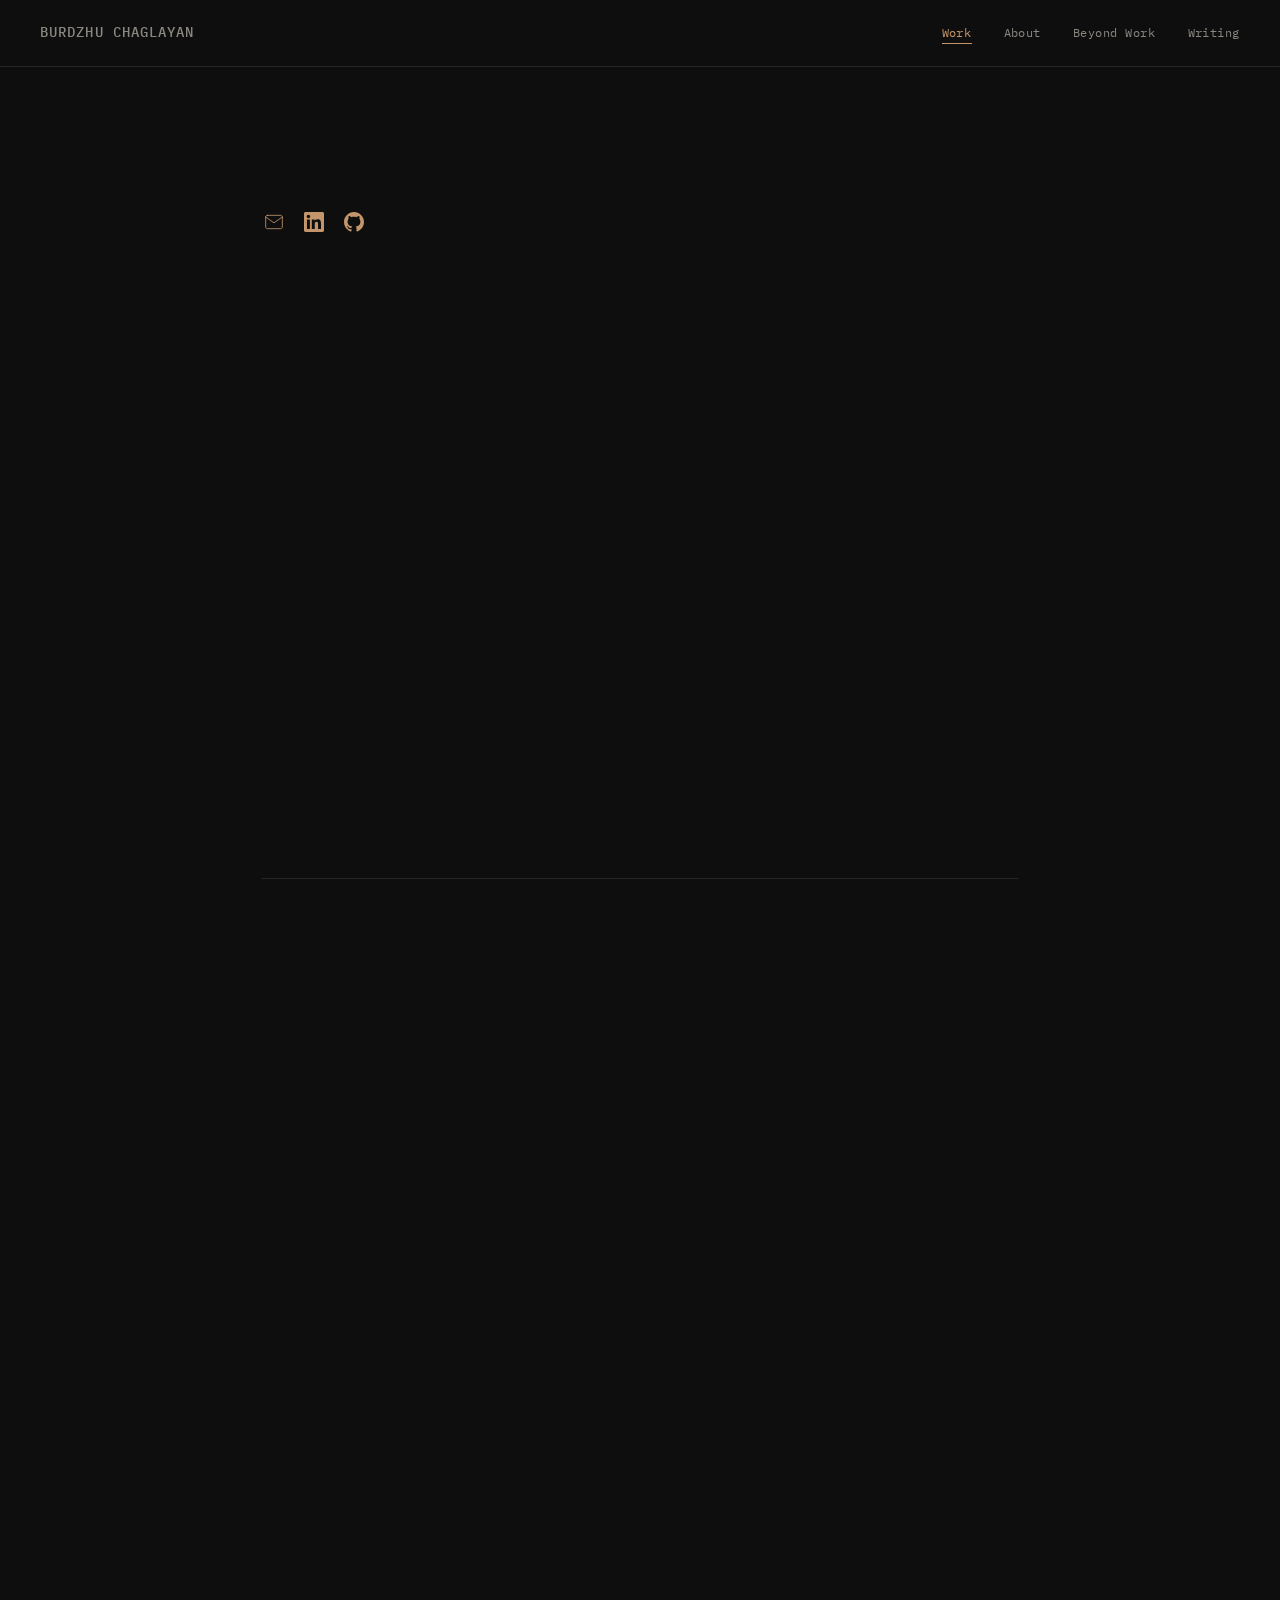
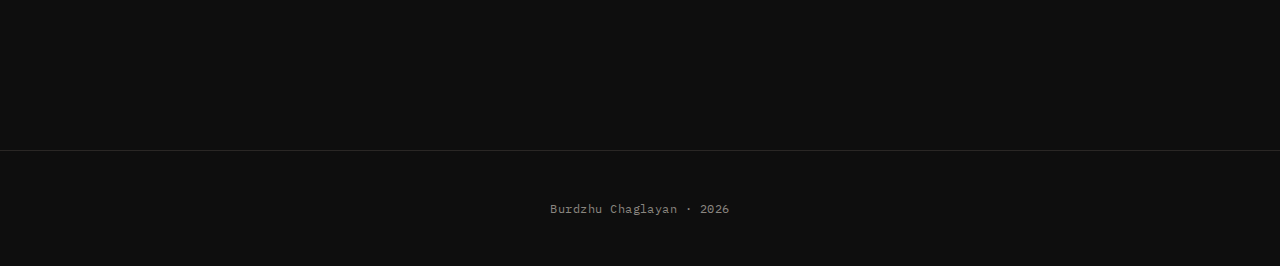
<file: index.html>
<!DOCTYPE html>
<html lang="en">
<head>
    <meta charset="UTF-8">
    <meta name="viewport" content="width=device-width, initial-scale=1.0">
    <title>Burdzhu Chaglayan</title>
    <link rel="stylesheet" href="style.css">
</head>
<body>

    <nav>
        <a href="index.html" class="nav-name">Burdzhu Chaglayan</a>
        <button class="hamburger" onclick="document.querySelector('.nav-links').classList.toggle('open')" aria-label="Menu">
            <span></span><span></span><span></span>
        </button>
        <ul class="nav-links">
            <li><a href="index.html" class="active">Work</a></li>
            <li><a href="about.html">About</a></li>
            <li><a href="me.html">Beyond Work</a></li>
            <li><a href="writing.html">Writing</a></li>
        </ul>
    </nav>

    <div class="container">
        <section class="hero"> 
            <div class="hero-label"> Data Scientist | Environmental Engineer | Building Systems That Work</div>
            <div class="social-links">
                <a href="mailto:burcucglyn95@gmail.com" aria-label="Email" class="social-icon email-icon">
                    <svg viewBox="0 0 24 24" width="20" height="20" stroke="currentColor" fill="none" stroke-linecap="round" stroke-linejoin="round">
                        <path d="M4 4h16c1.1 0 2 .9 2 2v12c0 1.1-.9 2-2 2H4c-1.1 0-2-.9-2-2V6c0-1.1.9-2 2-2z"></path>
                        <polyline points="22,6 12,13 2,6"></polyline>
                    </svg>
                </a>
                <a href="https://www.linkedin.com/in/burcucglyn/" target="_blank" rel="noopener" aria-label="LinkedIn" class="social-icon linkedin-icon">
                    <svg viewBox="0 0 24 24" width="20" height="20" fill="currentColor">
                        <path d="M20.447 20.452h-3.554v-5.569c0-1.328-.027-3.037-1.852-3.037-1.853 0-2.136 1.445-2.136 2.939v5.667H9.351V9h3.414v1.561h.046c.477-.9 1.637-1.85 3.37-1.85 3.601 0 4.267 2.37 4.267 5.455v6.286zM5.337 7.433c-1.144 0-2.063-.926-2.063-2.065 0-1.138.92-2.063 2.063-2.063 1.14 0 2.064.925 2.064 2.063 0 1.139-.925 2.065-2.064 2.065zm1.782 13.019H3.555V9h3.564v11.452zM22.225 0H1.771C.792 0 0 .774 0 1.729v20.542C0 23.227.792 24 1.771 24h20.451C23.2 24 24 23.227 24 22.271V1.729C24 .774 23.2 0 22.225 0z"></path>
                    </svg>
                </a>
                <a href="https://github.com/Burcucglyn" target="_blank" rel="noopener" aria-label="GitHub" class="social-icon github-icon">
                    <svg viewBox="0 0 24 24" width="20" height="20" fill="currentColor">
                        <path d="M12 0c-6.626 0-12 5.373-12 12 0 5.302 3.438 9.8 8.207 11.387.599.111.793-.261.793-.577v-2.234c-3.338.726-4.033-1.416-4.033-1.416-.546-1.387-1.333-1.756-1.333-1.756-1.089-.745.083-.729.083-.729 1.205.084 1.839 1.237 1.839 1.237 1.07 1.834 2.807 1.304 3.492.997.107-.775.418-1.305.762-1.604-2.665-.305-5.467-1.334-5.467-5.931 0-1.311.469-2.381 1.236-3.221-.124-.303-.535-1.524.117-3.176 0 0 1.008-.322 3.301 1.23.957-.266 1.983-.399 3.003-.404 1.02.005 2.047.138 3.006.404 2.291-1.552 3.297-1.23 3.297-1.23.653 1.653.242 2.874.118 3.176.77.84 1.235 1.911 1.235 3.221 0 4.609-2.807 5.624-5.479 5.921.43.372.823 1.102.823 2.222v 3.293c0 .319.192.694.801.576 4.765-1.589 8.199-6.086 8.199-11.386 0-6.627-5.373-12-12-12z"></path>
                    </svg>
                </a>
            </div>
            
            <div class="hero-content">
                <div>
                    <h1>I enjoy the part most<br>people skip.</h1>
                    <p class="hero-intro">
                        Cleaning the mess, finding structure, building pipelines that don't break.
                        <span class="highlight">Numbers are easy.</span> Reading them honestly, accounting for bias,
                        spotting what others miss: that's the real work. My engineering background means I solve
                        problems and build things that work reliably, not just in a notebook.
                    </p>
                    <div class="hero-meta">
                        <span>MSc Data Science, Birkbeck, University of London</span>
                        <span>London, UK</span>
                    </div>
                </div>
                <img src="images/hero-archway.jpg" alt="Burdzhu Chaglayan" class="hero-image">
            </div>
        </section>

        <!-- DOMAINS -->
        <section id="domains">
            <div class="section-header fade-in">
                <div class="section-label">Where I Work</div>
                <h2>Problems I'm drawn to.</h2>
            </div>
            <div class="domains-grid fade-in">
                <div class="domain-item">
                    <div class="domain-name">Climate and Environment</div>
                    <p>Air quality forecasting, environmental monitoring, sustainability metrics. My engineering background and dissertation work make this a natural fit.</p>
                    <div class="domain-links">
                        <a href="about.html#education" class="domain-link">BEng Environmental Engineering</a>
                        <a href="https://github.com/Burcucglyn/london-air-quality-prediction" target="_blank" rel="noopener" class="domain-link">London Air Quality Prediction</a>
                    </div>
                </div>
                <div class="domain-item">
                    <div class="domain-name">Data Science and ML</div>
                    <p>Prediction systems, model pipelines, feature engineering. I build things that work in production, not just in notebooks.</p>
                    <div class="domain-links">
                        <a href="index.html#work" class="domain-link">London Air Quality Prediction</a>
                        <a href="index.html#work" class="domain-link">Speech Classifier NLP</a>
                    </div>
                </div>
                <div class="domain-item">
                    <div class="domain-name">Marketing Analytics</div>
                    <p>Campaign performance, audience insights, content optimisation. Three years of translating metrics into decisions for non technical teams.</p>
                    <div class="domain-links">
                        <a href="about.html#experience" class="domain-link">Englyn Limited</a>
                        <a href="about.html#experience" class="domain-link">Buhler and Co Cafe</a>
                        <a href="about.html#experience" class="domain-link">My Final Details App</a>
                    </div>
                </div>
                <div class="domain-item">
                    <div class="domain-name">Data Engineering</div>
                    <p>Pipelines, ETL workflows, cloud deployment. Kubernetes, Docker, GCP experience from coursework and personal projects.</p>
                    <div class="domain-links">
                        <a href="index.html#work" class="domain-link">AudioPulse Pipeline</a>
                        <a href="index.html#work" class="domain-link">Piazza API</a>
                    </div>
                </div>
            </div>
        </section>

        <!-- TOOLKIT -->
        <section id="toolkit">
            <div class="section-header fade-in">
                <div class="section-label">Toolkits</div>
                <h2>What I work with.</h2>
            </div>

            <!-- DETAILED TOOLKIT CATEGORIES -->
            <div class="toolkit-categories fade-in" style="margin-top: 2.5rem;">
                <div class="toolkit-category-box">
                    <div class="toolkit-category-title">Python</div>
                    <div class="toolkit-tags">
                        <span class="toolkit-tag">Pandas</span>
                        <span class="toolkit-tag">NumPy</span>
                        <span class="toolkit-tag">scikit-learn</span>
                        <span class="toolkit-tag">TensorFlow</span>
                        <span class="toolkit-tag">Keras</span>
                        <span class="toolkit-tag">spaCy</span>
                        <span class="toolkit-tag">NLTK</span>
                        <span class="toolkit-tag">Matplotlib</span>
                        <span class="toolkit-tag">Seaborn</span>
                        <span class="toolkit-tag">Plotly</span>
                        <span class="toolkit-tag">SciPy</span>
                        <span class="toolkit-tag">PySpark</span>
                    </div>
                </div>
                <div class="toolkit-category-box">
                    <div class="toolkit-category-title">SQL and Database</div>
                    <div class="toolkit-tags">
                        <span class="toolkit-tag">Oracle SQL</span>
                        <span class="toolkit-tag">PostgreSQL</span>
                        <span class="toolkit-tag">MongoDB</span>
                        <span class="toolkit-tag">Mongoose</span>
                    </div>
                </div>
                <div class="toolkit-category-box">
                    <div class="toolkit-category-title">JavaScript</div>
                    <div class="toolkit-tags">
                        <span class="toolkit-tag">Node.js</span>
                        <span class="toolkit-tag">Express.js</span>
                    </div>
                </div>
                <div class="toolkit-category-box">
                    <div class="toolkit-category-title">Infrastructure</div>
                    <div class="toolkit-tags">
                        <span class="toolkit-tag">Docker</span>
                        <span class="toolkit-tag">Kubernetes</span>
                        <span class="toolkit-tag">GCP</span>
                        <span class="toolkit-tag">Linux/Bash</span>
                        <span class="toolkit-tag">Git</span>
                    </div>
                </div>
                <div class="toolkit-category-box">
                    <div class="toolkit-category-title">R</div>
                    <div class="toolkit-tags">
                        <span class="toolkit-tag">R Studio</span>
                    </div>
                </div>
                <div class="toolkit-category-box">
                    <div class="toolkit-category-title">Visualisation</div>
                    <div class="toolkit-tags">
                        <span class="toolkit-tag">Tableau</span>
                        <span class="toolkit-tag">QlikView</span>
                        <span class="toolkit-tag">Google Analytics</span>
                    </div>
                </div>
            </div>
        </section>
        <!-- FEATURED WORK -->
        <section id="work">
            <div class="section-header fade-in">
                <div class="section-label">Featured Work</div>
                <h2>Things I've built.</h2>
            </div>

            <div class="project-card fade-in">
                <a href="https://github.com/Burcucglyn/london-air-quality-prediction" target="_blank" rel="noopener" class="project-card-link">
                    <div class="project-card-header">
                        <span class="project-card-title">London Air Quality Prediction</span>
                        <span class="project-card-arrow">&nearr;</span>
                    </div>
                    <p class="project-card-desc">
                        MSc dissertation. Trained 556 models (Random Forest and CNN) across London's air quality monitoring networks: LAQN (78 stations, 6 regulatory pollutants) and DEFRA (18 stations, 37 pollutants). Compared both networks against shared regulatory pollutants, with an extended comparison across DEFRA's full pollutant set. Built a three stage cleaning pipeline that reduced LAQN metadata issues from 47.5% to 17.2%. The key finding from the Random Forest models: t minus 1 lag features explain 85 to 95% of prediction variance. Hourly air quality prediction is fundamentally a persistence problem, and data quality (DEFRA, 91.2% complete) consistently beat data quantity (LAQN, 141 site pollutant combinations).
                    </p>
                    <div class="project-card-tech">
                        <span class="tech-tag">Python</span>
                        <span class="tech-tag">scikit-learn</span>
                        <span class="tech-tag">TensorFlow</span>
                        <span class="tech-tag">Pandas</span>
                    </div>
                </a>
            </div>

            <div class="project-card fade-in">
                <a href="https://github.com/Burcucglyn/audiopulse-pipeline" target="_blank" rel="noopener" class="project-card-link">
                    <div class="project-card-header">
                        <span class="project-card-title">AudioPulse Pipeline</span>
                        <span class="project-card-arrow">&nearr;</span>
                    </div>
                    <p class="project-card-desc">
                        Data engineering pipeline for YouTube audio collection and engagement analysis. Built serial, parallel, and rate limited download modes with thread safe logging. Parallel mode ran 5x faster. Ran identical queries in both Pandas and PySpark to compare behaviour on the same dataset.
                    </p>
                    <div class="project-card-tech">
                        <span class="tech-tag">Python</span>
                        <span class="tech-tag">PySpark</span>
                        <span class="tech-tag">Multiprocessing</span>
                        <span class="tech-tag">yt-dlp</span>
                    </div>
                </a>
            </div>

            <div class="project-card fade-in">
                <a href="https://github.com/Burcucglyn/piazza-api" target="_blank" rel="noopener" class="project-card-link">
                    <div class="project-card-header">
                        <span class="project-card-title">Piazza API</span>
                        <span class="project-card-arrow">&nearr;</span>
                    </div>
                    <p class="project-card-desc">
                        RESTful social platform with JWT auth, post expiration logic, and interaction tracking. Deployed three ways: VM with PM2, Docker with docker-compose, and Kubernetes on GKE (5 replicas, load balancer). 20 automated tests, 100% pass rate.
                    </p>
                    <div class="project-card-tech">
                        <span class="tech-tag">Node.js</span>
                        <span class="tech-tag">Express</span>
                        <span class="tech-tag">MongoDB</span>
                        <span class="tech-tag">Docker</span>
                        <span class="tech-tag">Kubernetes</span>
                        <span class="tech-tag">GCP</span>
                    </div>
                </a>
            </div>

            <div class="project-card fade-in">
                <a href="https://github.com/Burcucglyn/speech-classifier-nlp" target="_blank" rel="noopener" class="project-card-link">
                    <div class="project-card-header">
                        <span class="project-card-title">Speech Classifier NLP</span>
                        <span class="project-card-arrow">&nearr;</span>
                    </div>
                    <p class="project-card-desc">
                        Two NLP projects: syntactic analysis of 19th century novels using dependency parsing and PMI, and a political speech classifier trained on 40,000 UK parliamentary speeches. SVM with TF IDF outperformed the SMOTE pipeline, a valid finding about when simpler wins.
                    </p>
                    <div class="project-card-tech">
                        <span class="tech-tag">Python</span>
                        <span class="tech-tag">spaCy</span>
                        <span class="tech-tag">NLTK</span>
                        <span class="tech-tag">scikit-learn</span>
                    </div>
                </a>
            </div>

            <!-- OTHER PROJECTS -->
            <div style="margin-top: 4rem;" class="fade-in">
                <div class="section-label">Other Projects</div>
                <div class="compact-projects" style="margin-top: 1.5rem;">
                    <a href="https://github.com/Burcucglyn/miniyou-data-analysis" target="_blank" rel="noopener" class="compact-project">
                        <span class="compact-project-name">miniyou-data-analysis</span>
                        <span class="compact-project-desc">Data analysis toolkit built from scratch without Python built ins. Complexity analysis and generator vs return decisions for every function.</span>
                        <span class="compact-project-stack">Python</span>
                    </a>
                    <a href="https://github.com/Burcucglyn/database-security-sql" target="_blank" rel="noopener" class="compact-project">
                        <span class="compact-project-name">database-security-sql</span>
                        <span class="compact-project-desc">Role based views with window functions, plus SQL injection analysis (UNION and Blind Boolean) with parameterised query prevention.</span>
                        <span class="compact-project-stack">Oracle SQL, Python</span>
                    </a>
                </div>
            </div>

            <!-- FOUNDATIONS -->
            <div style="margin-top: 4rem;" class="fade-in">
                <div class="section-label">Foundations</div>
                <p style="color: var(--text-muted); font-size: 0.9rem; margin-top: 0.5rem; margin-bottom: 1.5rem;">Smaller builds that demonstrate specific concepts.</p>
                <div class="foundations-grid">
                    <a href="https://github.com/Burcucglyn/minipost-rest-api" target="_blank" rel="noopener" class="foundation-item">
                        <div class="foundation-name">minipost-rest-api</div>
                        <div class="foundation-focus">CRUD API with MongoDB Atlas.</div>
                    </a>
                    <a href="https://github.com/Burcucglyn/mini-film-auth" target="_blank" rel="noopener" class="foundation-item">
                        <div class="foundation-name">mini-film-auth</div>
                        <div class="foundation-focus">JWT authentication and bcrypt hashing.</div>
                    </a>
                    <a href="https://github.com/Burcucglyn/kubernetes-mini-hi" target="_blank" rel="noopener" class="foundation-item">
                        <div class="foundation-name">kubernetes-mini-hi</div>
                        <div class="foundation-focus">GKE deployment with scaling and rolling updates.</div>
                    </a>
                    <a href="https://github.com/Burcucglyn/docker-express-container" target="_blank" rel="noopener" class="foundation-item">
                        <div class="foundation-name">docker-express-container</div>
                        <div class="foundation-focus">Docker containerisation with Alpine Linux.</div>
                    </a>
                </div>
            </div>
        </section>

        <!-- CONTACT -->
        <section id="contact">
            <div class="section-header fade-in">
                <div class="section-label">Get in Touch</div>
                <h2>Let's talk.</h2>
            </div>
            <div class="fade-in">
                <p class="contact-text">
                    I want to build systems that turn messy data into decisions people can act on. That could be air quality forecasting, campaign performance models, climate risk analytics, or something I haven't encountered yet. The sector matters less than the problem.
                </p>
                <div class="contact-links">
                    <a href="mailto:burcucglyn95@gmail.com" class="contact-link">Email</a>
                    <a href="https://www.linkedin.com/in/burcucglyn/" target="_blank" rel="noopener" class="contact-link">LinkedIn</a>
                    <a href="https://github.com/Burcucglyn" target="_blank" rel="noopener" class="contact-link">GitHub</a>
                </div>
            </div>
        </section>

    </div>

    <footer>
        <div class="container">
            Burdzhu Chaglayan · 2026
        </div>
    </footer>

    <script>
        const observer = new IntersectionObserver((entries) => {
            entries.forEach(entry => {
                if (entry.isIntersecting) entry.target.classList.add('visible');
            });
        }, { threshold: 0.1 });
        document.querySelectorAll('.fade-in').forEach(el => observer.observe(el));
        document.querySelectorAll('.nav-links a').forEach(link => {
            link.addEventListener('click', () => document.querySelector('.nav-links').classList.remove('open'));
        });
    </script>

</body>
</html>
</file>
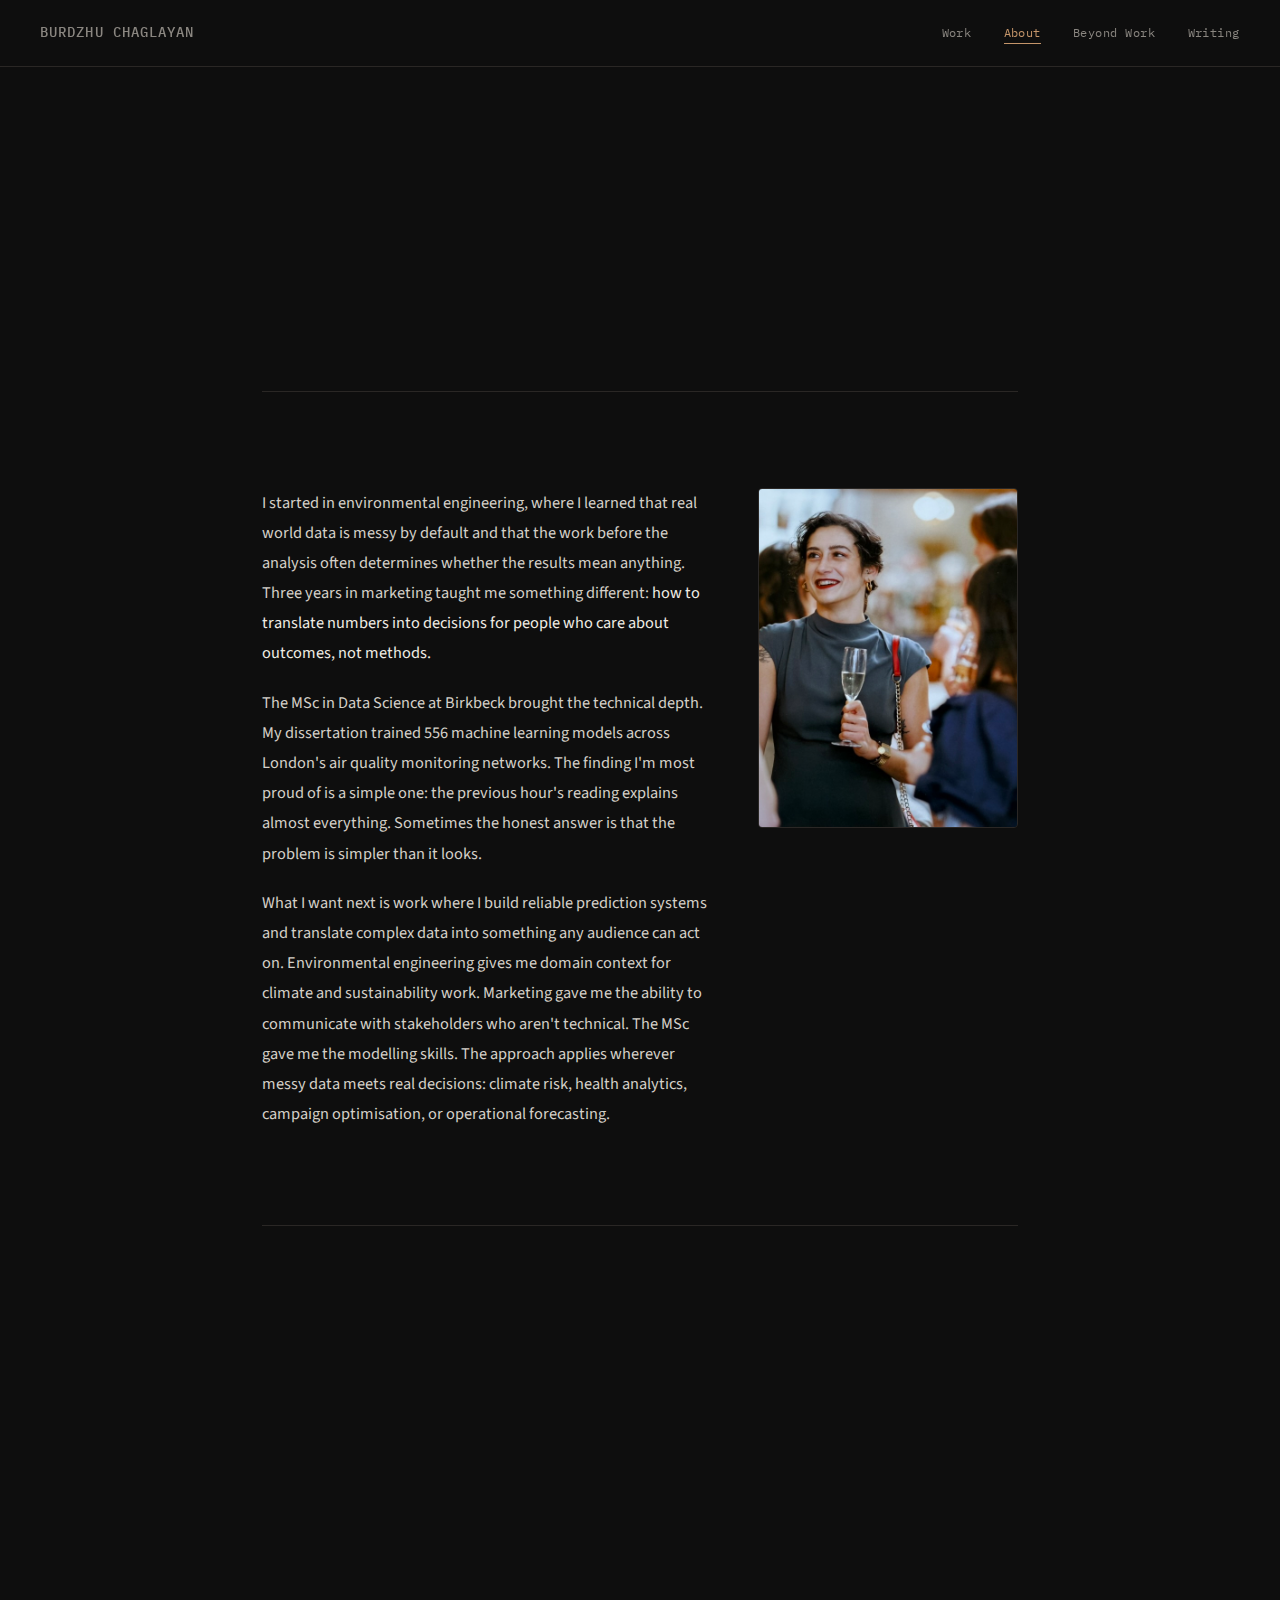
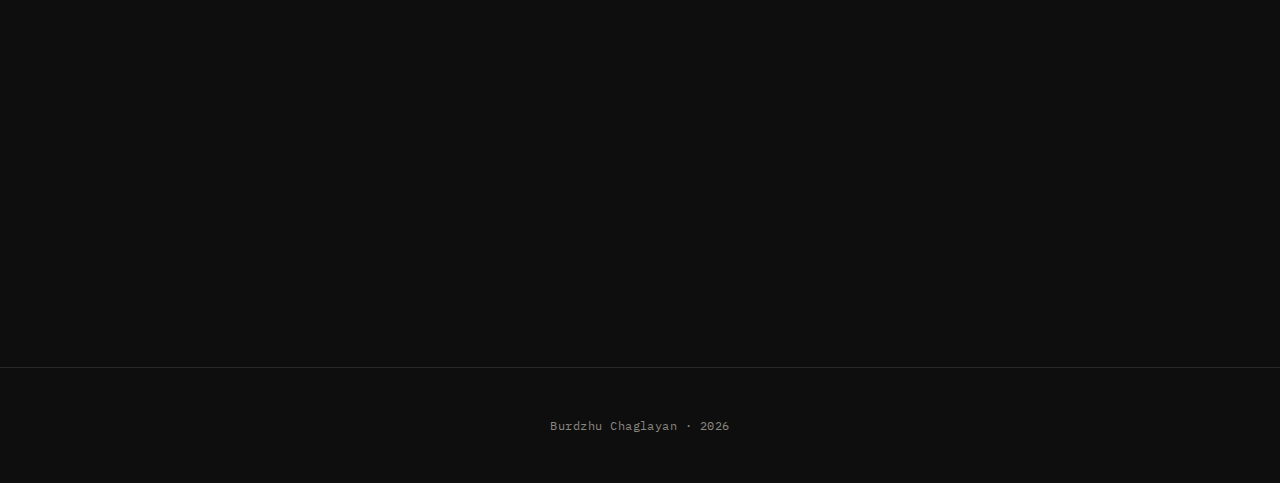
<file: about.html>
<!DOCTYPE html>
<html lang="en">
<head>
    <meta charset="UTF-8">
    <meta name="viewport" content="width=device-width, initial-scale=1.0">
    <title>About | Burdzhu Chaglayan</title>
    <link rel="stylesheet" href="style.css">
</head>
<body>

    <nav>
        <a href="index.html" class="nav-name">Burdzhu Chaglayan</a>
        <button class="hamburger" onclick="document.querySelector('.nav-links').classList.toggle('open')" aria-label="Menu">
            <span></span><span></span><span></span>
        </button>
        <ul class="nav-links">
            <li><a href="index.html">Work</a></li>
            <li><a href="about.html" class="active">About</a></li>
            <li><a href="me.html">Beyond Work</a></li>
            <li><a href="writing.html">Writing</a></li>
        </ul>
    </nav>

    <div class="container">

        <div class="page-header">
            <div class="page-label">About</div>
            <h1>The longer version.</h1>
            <p>How I got here and what I'm looking for next.</p>
        </div>

        <section>
            <div class="about-layout fade-in">
                <div class="about-text">
                    <p>
                        I started in environmental engineering, where I learned that real world data is messy by default and that the work before the analysis often determines whether the results mean anything. Three years in marketing taught me something different: <span class="highlight">how to translate numbers into decisions for people who care about outcomes, not methods.</span>
                    </p>
                    <p>
                        The MSc in Data Science at Birkbeck brought the technical depth. My dissertation trained 556 machine learning models across London's air quality monitoring networks. The finding I'm most proud of is a simple one: the previous hour's reading explains almost everything. Sometimes the honest answer is that the problem is simpler than it looks.
                    </p>
                    <p>
                        What I want next is work where I build reliable prediction systems and translate complex data into something any audience can act on. Environmental engineering gives me domain context for climate and sustainability work. Marketing gave me the ability to communicate with stakeholders who aren't technical. The MSc gave me the modelling skills. The approach applies wherever messy data meets real decisions: climate risk, health analytics, campaign optimisation, or operational forecasting.
                    </p>
                </div>
                <img src="images/about-event.jpg" alt="Burdzhu Chaglayan" class="about-image">
            </div>
        </section>

        <!-- EDUCATION SECTION -->
        <section id="education">
            <div class="section-header fade-in">
                <div class="section-label">Education</div>
                <h2>What I studied.</h2>
            </div>

            <div class="cv-section fade-in">

                <div class="cv-entry">
                    <div class="cv-entry-header">
                        <span class="cv-entry-title">MSc Data Science</span>
                        <span class="cv-entry-date">Jan 2025 to Jan 2026</span>
                    </div>
                    <div class="cv-entry-org">Birkbeck, University of London</div>
                    <div class="cv-entry-desc">
                        <p>Dissertation: Predictive Modelling for Air Pollution Levels in London. Trained 556 models (Random Forest and CNN) across LAQN and DEFRA monitoring networks. Built a three stage data cleaning pipeline and demonstrated that t minus 1 lag features explain 85 to 95% of hourly prediction variance in Random Forest models.</p>
                    </div>
                </div>

                <div class="cv-entry">
                    <div class="cv-entry-header">
                        <span class="cv-entry-title">BEng Environmental Engineering</span>
                        <span class="cv-entry-date">2014 to 2019</span>
                    </div>
                    <div class="cv-entry-org">Kocaeli University</div>
                </div>

            </div>
        </section>

        <!-- KEY PROJECTS GRID -->
        <section>
            <div class="section-header fade-in">
                <div class="section-label">Key Projects</div>
                <h2>What I've built.</h2>
            </div>

            <div class="projects-box-grid fade-in">
                <a href="https://github.com/Burcucglyn/london-air-quality-prediction" target="_blank" rel="noopener" class="project-box">
                    <span class="project-box-name">London Air Quality Prediction</span>
                    <span class="project-box-desc">Trained 556 ML models across London's monitoring networks to predict hourly pollution levels.</span>
                    <span class="project-box-tech">Python, scikit-learn, TensorFlow</span>
                </a>
                <a href="https://github.com/Burcucglyn/audiopulse-pipeline" target="_blank" rel="noopener" class="project-box">
                    <span class="project-box-name">AudioPulse Pipeline</span>
                    <span class="project-box-desc">ETL pipeline for YouTube metadata with parallel processing achieving 5x speed improvement.</span>
                    <span class="project-box-tech">Python, PySpark, Multiprocessing</span>
                </a>
                <a href="https://github.com/Burcucglyn/piazza-api" target="_blank" rel="noopener" class="project-box">
                    <span class="project-box-name">Piazza API</span>
                    <span class="project-box-desc">RESTful API deployed across VM, Docker, and Kubernetes on GKE with 100% test pass rate.</span>
                    <span class="project-box-tech">Node.js, MongoDB, Docker, K8s</span>
                </a>
                <a href="https://github.com/Burcucglyn/speech-classifier-nlp" target="_blank" rel="noopener" class="project-box">
                    <span class="project-box-name">Speech Classifier NLP</span>
                    <span class="project-box-desc">SVM classifier for UK parliamentary speeches and syntactic analysis of 19th century novels.</span>
                    <span class="project-box-tech">Python, spaCy, NLTK</span>
                </a>
            </div>
        </section>

        <!-- EXPERIENCE SECTION -->
        <section id="experience">
            <div class="section-header fade-in">
                <div class="section-label">Experience</div>
                <h2>Where I've worked.</h2>
            </div>

            <div class="cv-section fade-in">

                <div class="cv-entry">
                    <div class="cv-entry-header">
                        <span class="cv-entry-title">Marketing Assistant</span>
                        <span class="cv-entry-date">Jul to Sep 2025</span>
                    </div>
                    <div class="cv-entry-org">My Final Details App · London</div>
                    <div class="cv-entry-desc">
                        <p>Built the organisation's social media presence from scratch across Facebook, LinkedIn, and YouTube. Conducted independent competitor analysis, benchmarking strategies against three direct competitors, and developed a structured content calendar based on the findings. Applied SEO principles to improve content visibility, planned and scheduled posts to maintain consistent presence, and produced photo and video content including reels and stories for targeted campaigns. Tracked engagement metrics weekly and used insights to guide content strategy, resulting in measurable growth during a three month period. Collaborated with cross functional teams to align marketing activities with business events and promotions whilst staying current with digital trends.</p>
                    </div>
                </div>

                <div class="cv-entry">
                    <div class="cv-entry-header">
                        <span class="cv-entry-title">Content Creation Intern</span>
                        <span class="cv-entry-date">May to Jun 2025</span>
                    </div>
                    <div class="cv-entry-org">BlueShift Education · London</div>
                    <div class="cv-entry-desc">
                        <p>Created educational content for coding and STEM subjects tailored for children aged 5 to 15. Designed interactive projects using Minecraft Education with Scratch based code blocks to teach programming concepts through gameplay. Developed themed learning activities including plant and animal life cycle projects that integrated seasonal data patterns. Applied MakeCode principles and used Scratch and ScratchJr to create block based coding lessons with systematic testing and refinement. Collaborated daily with educators and content creators, researching educational trends and digital tools to keep materials innovative and curriculum aligned. Wrote clear, age appropriate lesson instructions using Google Docs and internal curriculum templates, creating visual assets with Canva to support project explanations.</p>
                    </div>
                </div>

                <div class="cv-entry">
                    <div class="cv-entry-header">
                        <span class="cv-entry-title">Barista and Social Media Manager</span>
                        <span class="cv-entry-date">Jun 2024 to May 2025</span>
                    </div>
                    <div class="cv-entry-org">Buhler and Co Cafe · London</div>
                    <div class="cv-entry-desc">
                        <p>Combined barista duties with managing the cafe's social media account from September to December 2024. Achieved 28% follower growth and 35% engagement increase within three months through strategic data analysis and content optimisation. Created the BuhlerBrewsAndBoos Halloween campaign which generated over 2,000 organic impressions within one week using trending format analysis. Captured and edited high quality content using Instagram's native tools, resulting in 45% reach increase through systematic optimisation. Monitored Instagram Insights analytics and achieved 20% profile visit increase month on month through strategic refinements. Researched and implemented trending formats using performance analysis, increasing reel views by 300% compared to previous averages. When engagement declined in October, analysed the underlying data, identified trending format patterns, and resolved the issue within two weeks.</p>
                    </div>
                </div>

                <div class="cv-entry">
                    <div class="cv-entry-header">
                        <span class="cv-entry-title">Supervisor</span>
                        <span class="cv-entry-date">Nov 2022 to Oct 2023</span>
                    </div>
                    <div class="cv-entry-org">Route Haggerston · London</div>
                    <div class="cv-entry-desc">
                        <p>Supervised daily cafe operations ensuring smooth workflow and excellent customer service. Managed opening and closing procedures including cash handling and end of day reporting. Trained and supported new staff members on service standards, food safety, and equipment use. Monitored stock levels, placed orders, and coordinated with suppliers to maintain inventory. Ensured compliance with health, hygiene, and safety regulations. Resolved customer issues efficiently to maintain satisfaction and loyalty.</p>
                    </div>
                </div>

                <div class="cv-entry">
                    <div class="cv-entry-header">
                        <span class="cv-entry-title">Social Media Executive</span>
                        <span class="cv-entry-date">Feb 2020 to Nov 2022</span>
                    </div>
                    <div class="cv-entry-org">Englyn Limited · London</div>
                    <div class="cv-entry-desc">
                        <p>Managed B2C social media strategies achieving organic growth and stronger audience engagement over nearly three years. Developed, scheduled, and published content across multiple platforms using Asana, Hootsuite, and QlikView to ensure consistent brand presence. Used Google Analytics and platform insights to track audience behaviour, measure campaign performance, and refine strategies. Produced systematic weekly, monthly, and quarterly reports translating complex data into actionable recommendations for non technical stakeholders. Designed branded visuals, infographics, and promotional materials using Canva whilst maintaining alignment with brand guidelines. Researched trending topics, hashtags, and content formats to optimise reach and relevance. Collaborated with marketing and sales teams to align social media activity with business objectives, seasonal promotions, and product launches. This role sparked my interest in data science professionally, leading me to pursue formal training.</p>
                    </div>
                </div>

            </div>
        </section>

        <!-- CERTIFICATIONS SECTION -->
        <section>
            <div class="section-header fade-in">
                <div class="section-label">Certifications</div>
                <h2>Additional training.</h2>
            </div>

            <div class="fade-in">
                <ul class="cv-certifications-list">
                    <li>Google Data Analytics Certificate (Coursera)</li>
                    <li>Python Programming and Apps (Code First Girls)</li>
                    <li>Introduction to Data and SQL (Code First Girls)</li>
                    <li>Tableau Software Visualisation Training</li>
                </ul>
            </div>
        </section>

        <!-- LANGUAGES SECTION -->
        <section>
            <div class="section-header fade-in">
                <div class="section-label">Languages</div>
                <h2>What I speak.</h2>
            </div>

            <div class="languages-list fade-in">
                <div class="language-item">
                    <span class="language-name">English</span>
                    <span class="language-level">Fluent, professional proficiency</span>
                </div>
                <div class="language-item">
                    <span class="language-name">Turkish</span>
                    <span class="language-level">Native, bilingual</span>
                </div>
            </div>
        </section>

    </div>

    <footer>
        <div class="container">
            Burdzhu Chaglayan · 2026
        </div>
    </footer>

    <script>
        const observer = new IntersectionObserver((entries) => {
            entries.forEach(entry => {
                if (entry.isIntersecting) entry.target.classList.add('visible');
            });
        }, { threshold: 0.1 });
        document.querySelectorAll('.fade-in').forEach(el => observer.observe(el));
        document.querySelectorAll('.nav-links a').forEach(link => {
            link.addEventListener('click', () => document.querySelector('.nav-links').classList.remove('open'));
        });
    </script>

</body>
</html>
</file>
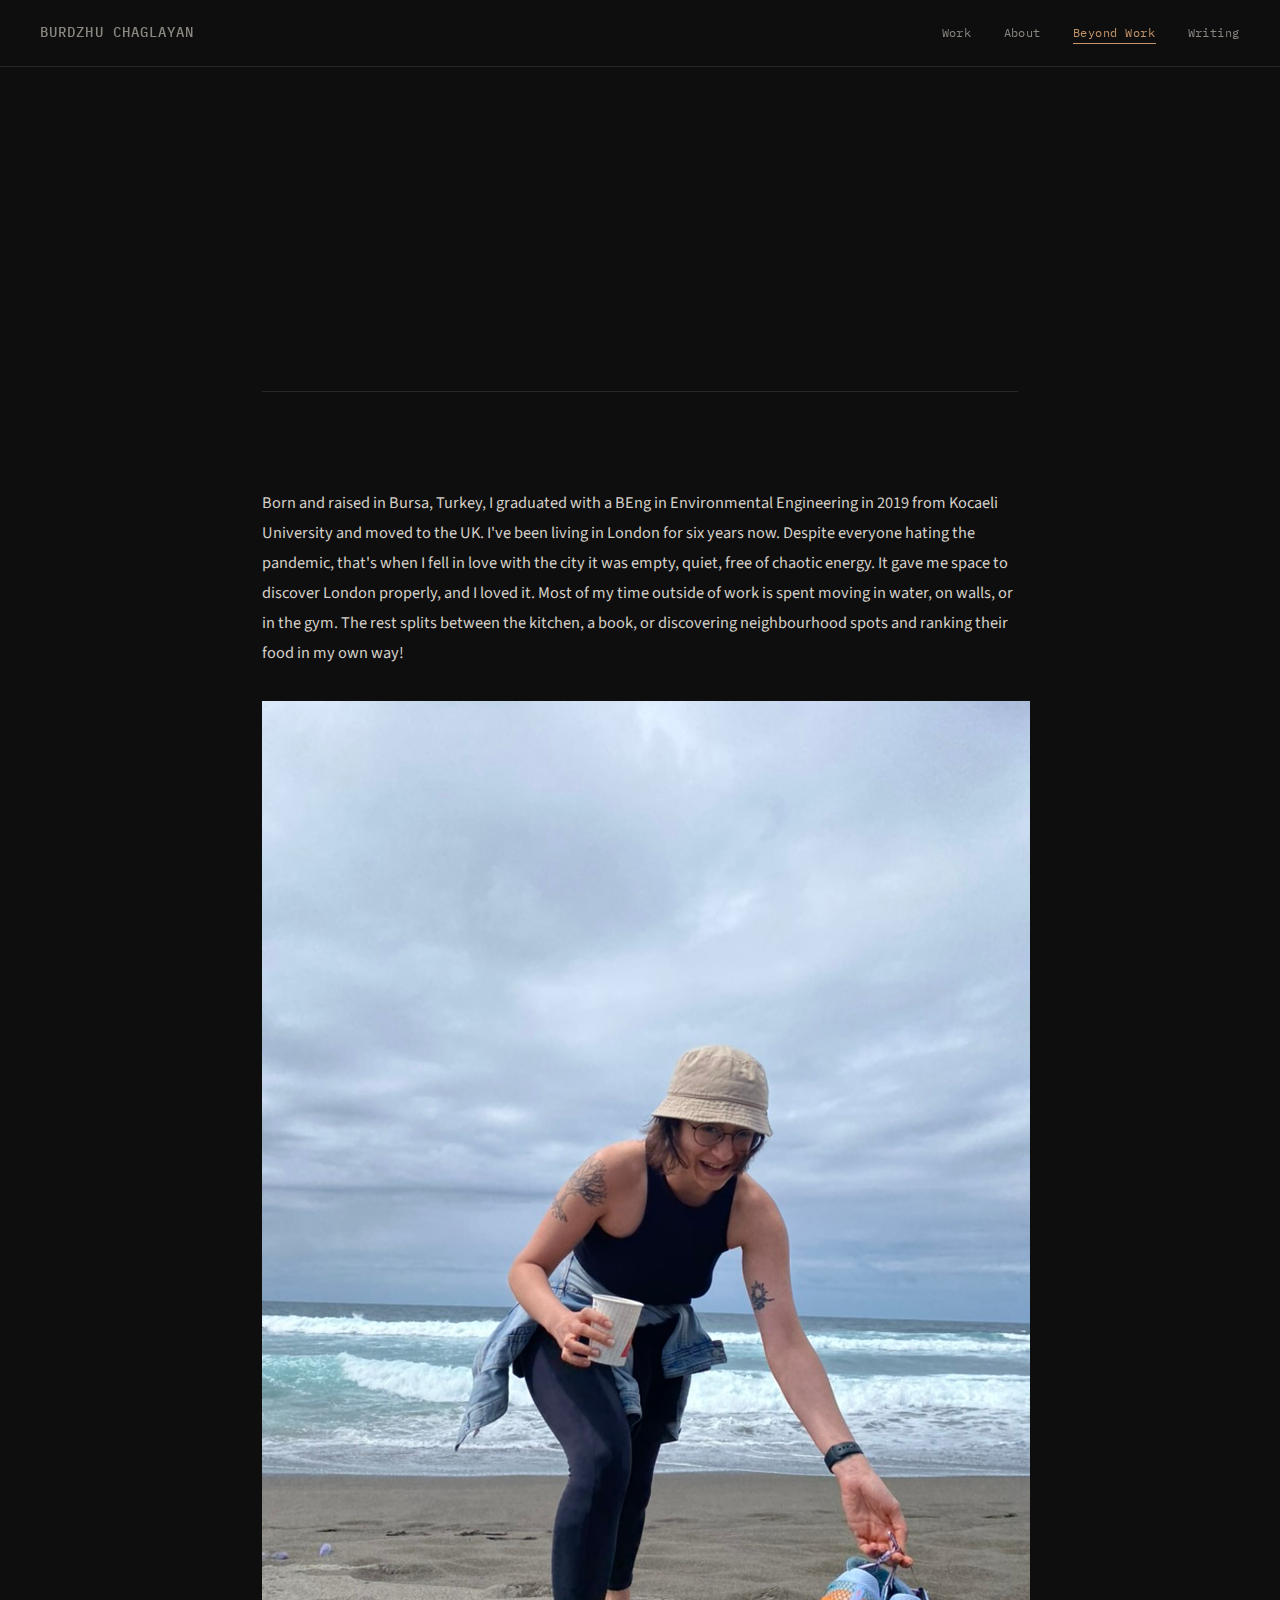
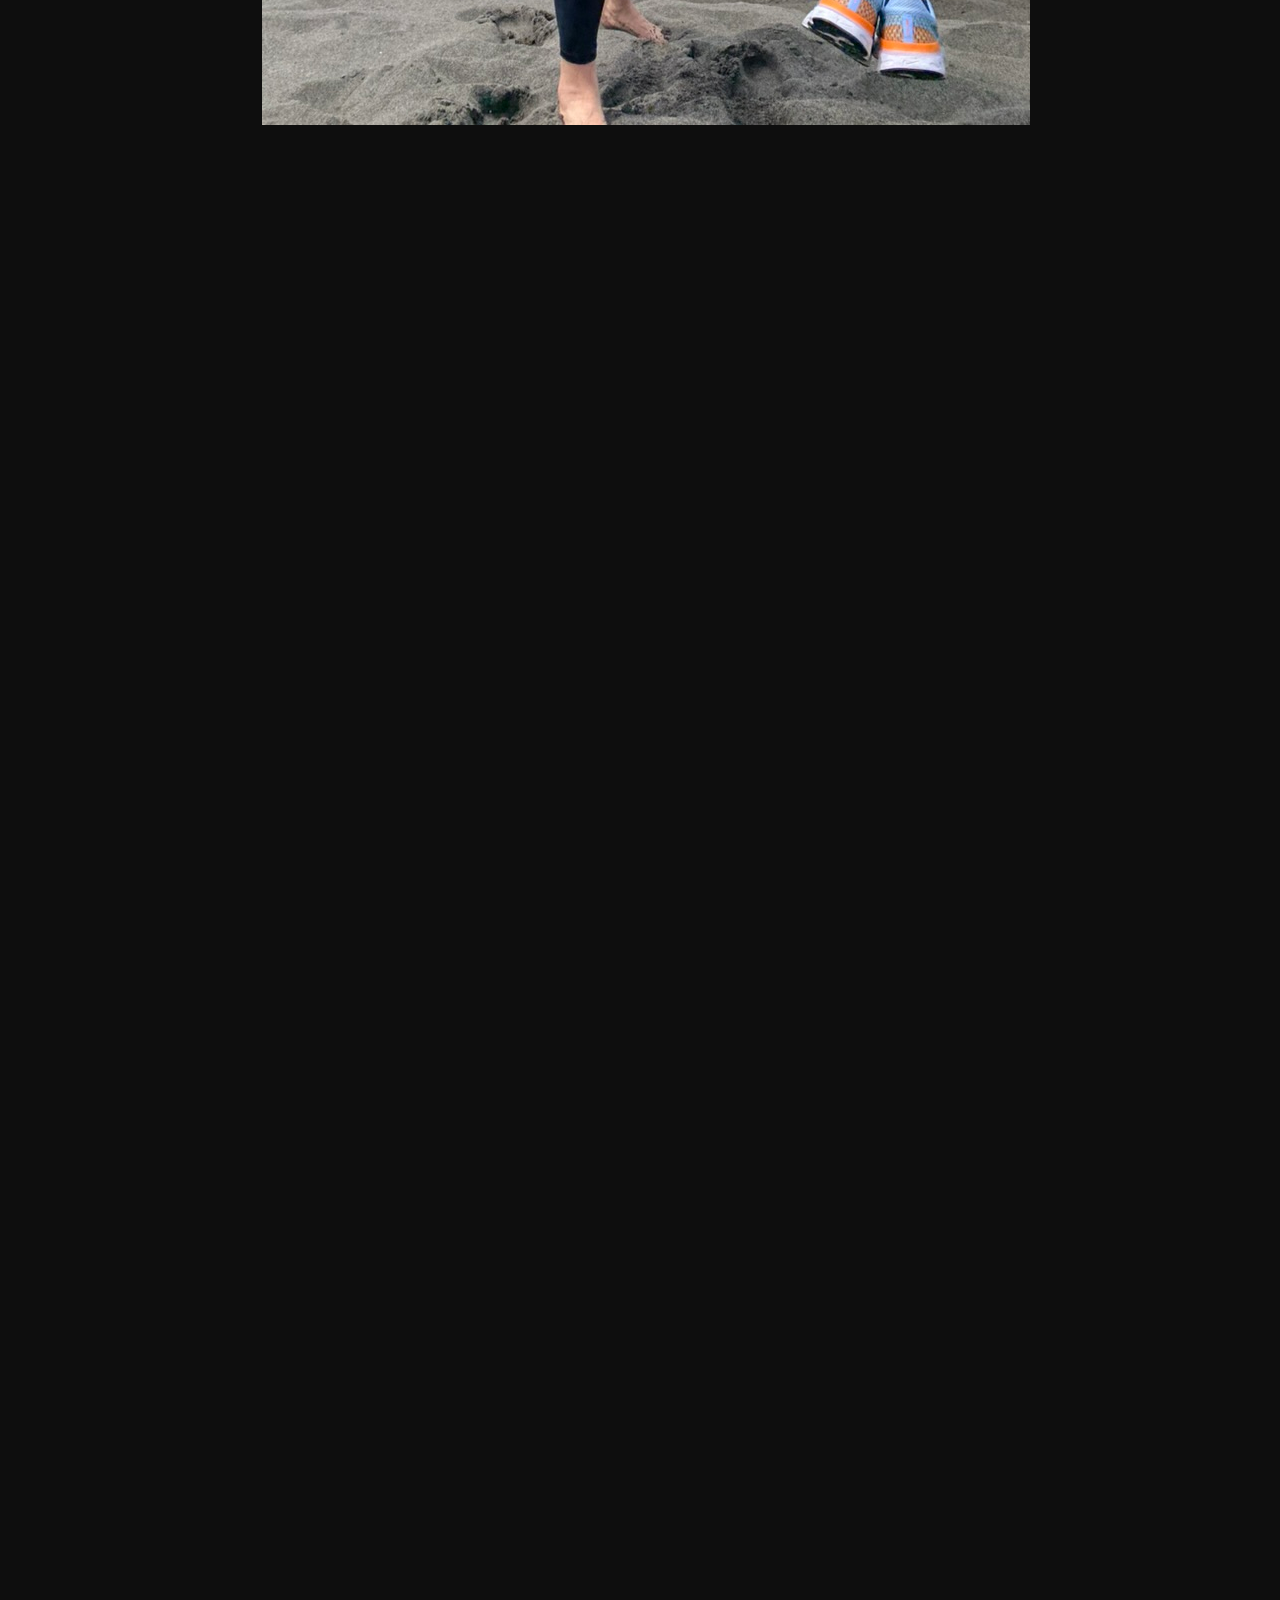
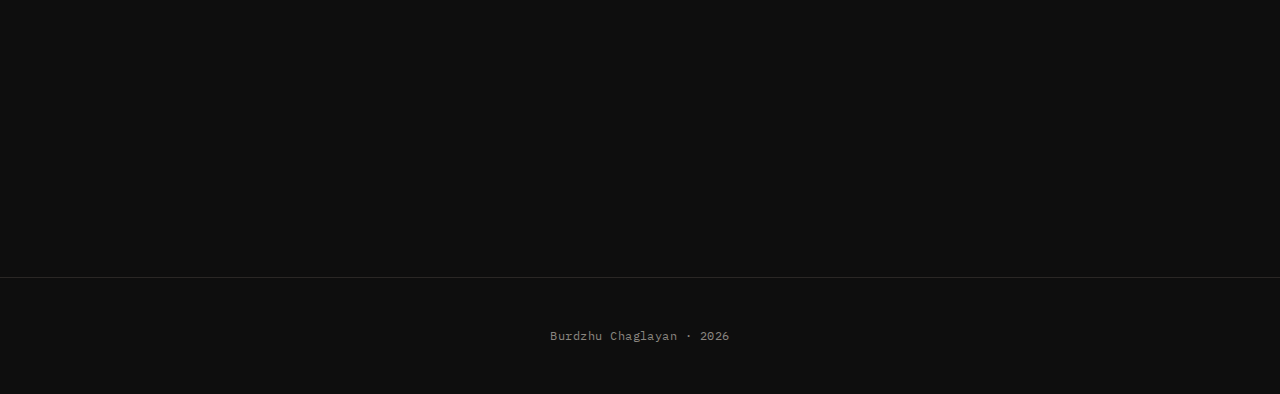
<file: me.html>
<!DOCTYPE html>
<html lang="en">
<head>
    <meta charset="UTF-8">
    <meta name="viewport" content="width=device-width, initial-scale=1.0">
    <title>Beyond Work Who is Burdzhu?</title>
    <link rel="stylesheet" href="style.css">
</head>
<body>

    <nav>
        <a href="index.html" class="nav-name">Burdzhu Chaglayan</a>
        <button class="hamburger" onclick="document.querySelector('.nav-links').classList.toggle('open')" aria-label="Menu">
            <span></span><span></span><span></span>
        </button>
        <ul class="nav-links">
            <li><a href="index.html">Work</a></li>
            <li><a href="about.html">About</a></li>
            <li><a href="me.html" class="active">Beyond Work</a></li>
            <li><a href="writing.html">Writing</a></li>
        </ul>
    </nav>

    <div class="container">

        <div class="page-header">
            <div class="page-label">Beyond Work</div>
            <h1>The rest of the picture.</h1>
            <p>Work is one part. This is everything else.</p>
        </div>

        <section>
            <div class="intro-with-image fade-in">
                <p class="life-prose">
                    Born and raised in Bursa, Turkey, I graduated with a BEng in Environmental Engineering in 2019 from Kocaeli University and moved to the UK. I've been living in London for six years now. Despite everyone hating the pandemic, that's when I fell in love with the city it was empty, quiet, free of chaotic energy. It gave me space to discover London properly, and I loved it. Most of my time outside of work is spent moving in water, on walls, or in the gym. The rest splits between the kitchen, a book, or discovering neighbourhood spots and ranking their food in my own way!
                </p>
                <img src="images/beach.jpg" alt="Beach" class="intro-image">
            </div>

            <div class="life-grid fade-in">
                <div class="life-item">
                    <div class="life-item-label">Swimming</div>
                    <p>Learnt to swim around 4 or 5, swam competitively through high school, then stopped. Picked it up again four years ago and found the zen in the water. It's become my main reset mechanism, how I clear my head to deliver clean, unbreakable data pipelines. <span class="highlight">The pool is where I regulate myself.</span></p>
                </div>
                <div class="life-item">
                    <div class="life-item-label">Bouldering</div>
                    <p> Every route is a puzzle, you read the wall, plan the sequence, and either the beta works or it doesn't. No ambiguity. A way to routine catch up with friends while solving problems together.</p>
                </div>
            </div>

            <div class="photo-pair fade-in">
                <img src="images/swimming-childhood.jpg" alt="Swimming since childhood">
                <img src="images/bouldering.png" alt="Bouldering">
            </div>
            <div class="life-grid fade-in">
                <div class="life-item">
                    <div class="life-item-label">Strength Training</div>
                    <p>Consistent routine. I love feeling powerful, testing movements, tuning how my body reacts. Not unlike optimizing hyperparameters in a model, honestly.</p>
                </div>
                <div class="life-item">
                    <div class="life-item-label">Foodie</div>
                    <p>I cook based on what's in the fridge, can't follow recipes precisely because I lack the patience. That's my secret weapon, every meal tastes different. Same approach I take to eating out, finding the spot that does one thing properly, the unexpected neighbourhood place. That's a good day. London is unbeatable for this.</p>
                </div>
            </div>

            <div class="photo-pair fade-in">
                <img src="images/scuba.jpg" alt="Scuba diving">
                <img src="images/hiking.jpg" alt="Hiking">
            </div>

            <div class="life-grid fade-in">
                <div class="life-item">
                    <div class="life-item-label">Reading & Music</div>
                    <p>I read across topics, whatever pulls me in. The best books change how I think about things I thought I already understood. Music is always on, whether working, training, or cooking. It sets the pace. My taste is wide, I'm not precious about it.</p>
                </div>
                <div class="life-item">
                    <div class="life-item-label">Travelling</div>
                    <p><span class="highlight">Travelling</span> ties most of this together. I've lived in enough places to know that the best way to understand somewhere is through the food, the landscape, and how people spend their time when they're not working. That's what I look for wherever I go. These aren't separate from the work, they're how I think. Problem-solving in water, on walls, in the kitchen, in books. Testing, iterating, finding what works. That's the same process I bring to data pipelines, model tuning, and predictions.</p>
                </div>
            </div>
        </section>
    </div>
         

    <footer>
        <div class="container">
            Burdzhu Chaglayan &middot; 2026
        </div>
    </footer>

    <script>
        const observer = new IntersectionObserver((entries) => {
            entries.forEach(entry => {
                if (entry.isIntersecting) entry.target.classList.add('visible');
            });
        }, { threshold: 0.1 });
        document.querySelectorAll('.fade-in').forEach(el => observer.observe(el));
        document.querySelectorAll('.nav-links a').forEach(link => {
            link.addEventListener('click', () => document.querySelector('.nav-links').classList.remove('open'));
        });
    </script>

</body>
</html>
</file>
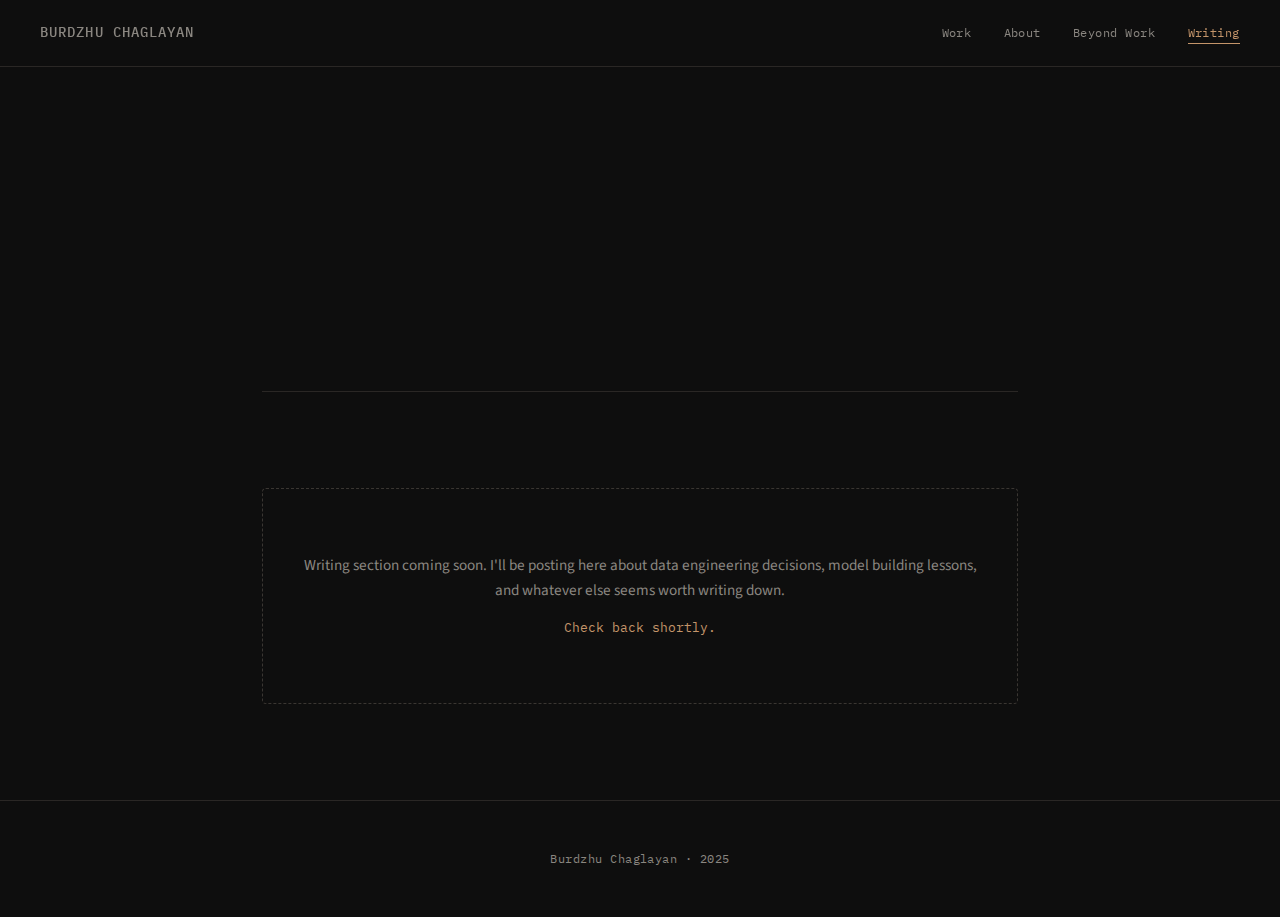
<file: writing.html>
<!DOCTYPE html>
<html lang="en">
<head>
    <meta charset="UTF-8">
    <meta name="viewport" content="width=device-width, initial-scale=1.0">
    <title>Writing — Burdzhu Chaglayan</title>
    <link rel="stylesheet" href="style.css">
</head>
<body>

    <nav>
        <a href="index.html" class="nav-name">Burdzhu Chaglayan</a>
        <button class="hamburger" onclick="document.querySelector('.nav-links').classList.toggle('open')" aria-label="Menu">
            <span></span><span></span><span></span>
        </button>
        <ul class="nav-links">
            <li><a href="index.html">Work</a></li>
            <li><a href="about.html">About</a></li>
            <li><a href="me.html">Beyond Work</a></li>
            <li><a href="writing.html" class="active">Writing</a></li>
        </ul>
    </nav>

    <div class="container">

        <div class="page-header">
            <div class="page-label">Writing</div>
            <h1>Notes and thinking.</h1>
            <p>Technical notes, project reflections, and things I've learned along the way.</p>
        </div>

        <section>
            <div class="blog-placeholder fade-in">
                <p>Writing section coming soon. I'll be posting here about data engineering decisions, model building lessons, and whatever else seems worth writing down.</p>
                <p class="accent-text">Check back shortly.</p>
            </div>
        </section>

    </div>

    <footer>
        <div class="container">
            Burdzhu Chaglayan &middot; 2025
        </div>
    </footer>

    <script>
        const observer = new IntersectionObserver((entries) => {
            entries.forEach(entry => {
                if (entry.isIntersecting) entry.target.classList.add('visible');
            });
        }, { threshold: 0.1 });
        document.querySelectorAll('.fade-in').forEach(el => observer.observe(el));
        document.querySelectorAll('.nav-links a').forEach(link => {
            link.addEventListener('click', () => document.querySelector('.nav-links').classList.remove('open'));
        });
    </script>

</body>
</html>
</file>
<file: style.css>
/* ========================================
   BURDZHU CHAGLAYAN — PORTFOLIO STYLES
   ======================================== */

@import url('https://fonts.googleapis.com/css2?family=DM+Serif+Display:ital@0;1&family=IBM+Plex+Mono:wght@400;500&family=Source+Sans+3:wght@300;400;500;600&display=swap');

:root {
    --bg: #0e0e0e;
    --bg-raised: #161616;
    --bg-hover: #1c1c1c;
    --text: #d4d0c8;
    --text-muted: #8a8680;
    --text-bright: #f0ece4;
    --accent: #c4956a;
    --accent-dim: #a07850;
    --border: #2a2725;
    --border-light: #3a3632;
    --font-display: 'DM Serif Display', Georgia, serif;
    --font-body: 'Source Sans 3', -apple-system, sans-serif;
    --font-mono: 'IBM Plex Mono', 'Courier New', monospace;
}

* {
    margin: 0;
    padding: 0;
    box-sizing: border-box;
}

html {
    scroll-behavior: smooth;
    font-size: 16px;
}

body {
    background: var(--bg);
    color: var(--text);
    font-family: var(--font-body);
    line-height: 1.7;
    font-weight: 400;
    -webkit-font-smoothing: antialiased;
}

::selection {
    background: var(--accent);
    color: var(--bg);
}

/* --- NAV --- */
nav {
    position: fixed;
    top: 0;
    left: 0;
    right: 0;
    z-index: 100;
    padding: 1.2rem 2.5rem;
    display: flex;
    justify-content: space-between;
    align-items: center;
    background: rgba(14, 14, 14, 0.85);
    backdrop-filter: blur(12px);
    border-bottom: 1px solid var(--border);
}

.nav-name {
    font-family: var(--font-mono);
    font-size: 0.85rem;
    font-weight: 500;
    color: var(--text-muted);
    letter-spacing: 0.08em;
    text-transform: uppercase;
    text-decoration: none;
    transition: color 0.2s;
}

.nav-name:hover {
    color: var(--accent);
}

.nav-links {
    display: flex;
    gap: 2rem;
    list-style: none;
}

.nav-links a {
    font-family: var(--font-mono);
    font-size: 0.78rem;
    color: var(--text-muted);
    text-decoration: none;
    letter-spacing: 0.04em;
    transition: color 0.2s ease;
    position: relative;
}

.nav-links a::after {
    content: '';
    position: absolute;
    bottom: -4px;
    left: 0;
    width: 0;
    height: 1px;
    background: var(--accent);
    transition: width 0.3s ease;
}

.nav-links a:hover,
.nav-links a.active {
    color: var(--accent);
}

.nav-links a:hover::after,
.nav-links a.active::after {
    width: 100%;
}

.hamburger {
    display: none;
    flex-direction: column;
    gap: 5px;
    cursor: pointer;
    padding: 4px;
    background: none;
    border: none;
}

.hamburger span {
    width: 22px;
    height: 1.5px;
    background: var(--text-muted);
    transition: all 0.3s ease;
}

/* --- LAYOUT --- */
.container {
    max-width: 820px;
    margin: 0 auto;
    padding: 0 2rem;
}

section {
    padding: 6rem 0;
    border-bottom: 1px solid var(--border);
}

section:last-of-type {
    border-bottom: none;
}

/* --- PAGE HEADER (for inner pages) --- */
.page-header {
    padding-top: 10rem;
    padding-bottom: 4rem;
    border-bottom: 1px solid var(--border);
}

.page-label {
    font-family: var(--font-mono);
    font-size: 0.78rem;
    color: var(--accent);
    letter-spacing: 0.12em;
    text-transform: uppercase;
    margin-bottom: 1.8rem;
    opacity: 0;
    animation: fadeUp 0.6s ease forwards;
    animation-delay: 0.2s;
}

.page-header h1 {
    font-family: var(--font-display);
    font-size: clamp(2.2rem, 4.5vw, 3.2rem);
    color: var(--text-bright);
    font-weight: 400;
    line-height: 1.2;
    margin-bottom: 1.5rem;
    opacity: 0;
    animation: fadeUp 0.6s ease forwards;
    animation-delay: 0.35s;
}

.page-header p {
    font-size: 1.05rem;
    line-height: 1.85;
    color: var(--text);
    max-width: 600px;
    opacity: 0;
    animation: fadeUp 0.6s ease forwards;
    animation-delay: 0.5s;
}

/* --- HERO (index only) --- */
.hero {
    padding-top: 10rem;
    padding-bottom: 6rem;
}

.hero-label {
    font-family: var(--font-mono);
    font-size: 0.78rem;
    color: var(--accent);
    letter-spacing: 0.12em;
    text-transform: uppercase;
    margin-bottom: 1.8rem;
    opacity: 0;
    animation: fadeUp 0.6s ease forwards;
    animation-delay: 0.2s;
}



.hero-intro .highlight {
    color: var(--text-bright);
}

.hero-meta {
    margin-top: 2.5rem;
    font-family: var(--font-mono);
    font-size: 0.78rem;
    color: var(--text-muted);
    display: flex;
    flex-wrap: wrap;
    gap: 0.5rem 1.8rem;
    opacity: 0;
    animation: fadeUp 0.6s ease forwards;
    animation-delay: 0.65s;
}

.hero-meta a {
    color: var(--accent);
    text-decoration: none;
    transition: color 0.2s;
}

.hero-meta a:hover {
    color: var(--text-bright);
}


.social-links {
    display: flex;
    gap: 1rem;
    margin-top: 0.5rem;
}

.social-icon {
    display: inline-flex;
    align-items: center;
    justify-content: center;
    width: 24px;
    height: 24px;
    color: var(--accent);
    text-decoration: none;
    transition: color 0.2s, transform 0.2s;
}

.social-icon:hover {
    color: var(--text-bright);
    transform: translateY(-2px);
}

/* --- SECTION HEADERS --- */
.section-header {
    margin-bottom: 3.5rem;
}

.section-label {
    font-family: var(--font-mono);
    font-size: 0.72rem;
    color: var(--accent);
    letter-spacing: 0.14em;
    text-transform: uppercase;
    margin-bottom: 1rem;
}

.section-header h2 {
    font-family: var(--font-display);
    font-size: clamp(1.8rem, 3.5vw, 2.4rem);
    color: var(--text-bright);
    font-weight: 400;
    line-height: 1.25;
}

.section-header p {
    margin-top: 1rem;
    color: var(--text-muted);
    font-size: 0.98rem;
    max-width: 540px;
}

/* --- PROJECT CARDS --- */
.project-card {
    padding: 2.2rem 0;
    border-top: 1px solid var(--border);
}

.project-card:last-child {
    border-bottom: 1px solid var(--border);
}

.project-card-link {
    text-decoration: none;
    color: inherit;
    display: block;
}

.project-card-header {
    display: flex;
    justify-content: space-between;
    align-items: flex-start;
    gap: 1rem;
    margin-bottom: 0.9rem;
}

.project-card-title {
    font-family: var(--font-display);
    font-size: 1.35rem;
    color: var(--text-bright);
    transition: color 0.2s ease;
}

.project-card-link:hover .project-card-title {
    color: var(--accent);
}

.project-card-arrow {
    font-size: 1.1rem;
    color: var(--text-muted);
    transition: all 0.3s ease;
    flex-shrink: 0;
    margin-top: 0.3rem;
}

.project-card-link:hover .project-card-arrow {
    color: var(--accent);
    transform: translate(3px, -3px);
}

.project-card-desc {
    font-size: 0.95rem;
    line-height: 1.8;
    color: var(--text);
    margin-bottom: 1.2rem;
}

.project-card-tech {
    display: flex;
    flex-wrap: wrap;
    gap: 0.5rem;
}

.tech-tag {
    font-family: var(--font-mono);
    font-size: 0.72rem;
    color: var(--accent-dim);
    background: rgba(196, 149, 106, 0.08);
    border: 1px solid rgba(196, 149, 106, 0.15);
    padding: 0.3rem 0.7rem;
    border-radius: 3px;
    letter-spacing: 0.02em;
}

/* --- COMPACT PROJECTS --- */
.compact-projects {
    width: 100%;
}

.compact-project {
    display: grid;
    grid-template-columns: 1fr 2fr auto;
    gap: 1.5rem;
    padding: 1.3rem 0;
    border-top: 1px solid var(--border);
    align-items: baseline;
    text-decoration: none;
    color: inherit;
    transition: all 0.2s ease;
}

.compact-project:last-child {
    border-bottom: 1px solid var(--border);
}

.compact-project:hover {
    background: var(--bg-hover);
    margin: 0 -1rem;
    padding-left: 1rem;
    padding-right: 1rem;
}

.compact-project-name {
    font-family: var(--font-mono);
    font-size: 0.82rem;
    color: var(--text-bright);
    font-weight: 500;
    transition: color 0.2s;
}

.compact-project:hover .compact-project-name {
    color: var(--accent);
}

.compact-project-desc {
    font-size: 0.88rem;
    color: var(--text-muted);
    line-height: 1.5;
}

.compact-project-stack {
    font-family: var(--font-mono);
    font-size: 0.72rem;
    color: var(--text-muted);
    text-align: right;
    white-space: nowrap;
}

/* --- FOUNDATIONS GRID --- */
.foundations-grid {
    display: grid;
    grid-template-columns: 1fr 1fr;
    gap: 1px;
    background: var(--border);
    border: 1px solid var(--border);
}

.foundation-item {
    background: var(--bg);
    padding: 1.4rem 1.5rem;
    text-decoration: none;
    color: inherit;
    transition: background 0.2s ease;
}

.foundation-item:hover {
    background: var(--bg-hover);
}

.foundation-name {
    font-family: var(--font-mono);
    font-size: 0.78rem;
    color: var(--text-bright);
    font-weight: 500;
    margin-bottom: 0.4rem;
    transition: color 0.2s;
}

.foundation-item:hover .foundation-name {
    color: var(--accent);
}

.foundation-focus {
    font-size: 0.82rem;
    color: var(--text-muted);
    line-height: 1.5;
}

/* --- ABOUT PAGE CONTENT --- */
.about-text {
    font-size: 1.02rem;
    line-height: 1.85;
}

.about-text p + p {
    margin-top: 1.2rem;
}

.about-text .highlight {
    color: var(--text-bright);
}

.tech-section {
    margin-top: 3rem;
    padding-top: 2.5rem;
    border-top: 1px solid var(--border);
}

.tech-group {
    margin-bottom: 1.5rem;
}

.tech-group-label {
    font-family: var(--font-mono);
    font-size: 0.72rem;
    color: var(--text-muted);
    letter-spacing: 0.1em;
    text-transform: uppercase;
    margin-bottom: 0.8rem;
}

.tech-list {
    display: flex;
    flex-wrap: wrap;
    gap: 0.5rem;
}

/* --- CV SECTION --- */
.cv-block {
    padding: 2.5rem;
    border: 1px dashed var(--border-light);
    border-radius: 4px;
    text-align: center;
}

.cv-block p {
    color: var(--text-muted);
    font-size: 0.95rem;
    margin-bottom: 1.5rem;
}

.cv-button {
    display: inline-block;
    font-family: var(--font-mono);
    font-size: 0.82rem;
    color: var(--accent);
    padding: 0.8rem 2rem;
    border: 1px solid var(--accent-dim);
    border-radius: 3px;
    text-decoration: none;
    letter-spacing: 0.03em;
    transition: all 0.2s ease;
}

.cv-button:hover {
    background: var(--accent);
    color: var(--bg);
    border-color: var(--accent);
}

/* --- BEYOND WORK PAGE --- */
.life-grid {
    display: grid;
    grid-template-columns: 1fr 1fr;
    gap: 1px;
    background: var(--border);
    border: 1px solid var(--border);
    margin-top: 2rem;
}

.life-item {
    background: var(--bg);
    padding: 2rem 2rem;
}

.life-item-label {
    font-family: var(--font-mono);
    font-size: 0.72rem;
    color: var(--accent);
    letter-spacing: 0.1em;
    text-transform: uppercase;
    margin-bottom: 0.8rem;
}

.life-item p {
    font-size: 0.92rem;
    line-height: 1.75;
    color: var(--text);
}

.life-item p .highlight {
    color: var(--text-bright);
}

.life-prose {
    font-size: 1.02rem;
    line-height: 1.85;
    margin-bottom: 2rem;
}

.life-prose .highlight {
    color: var(--text-bright);
}

/* --- BLOG PLACEHOLDER --- */
.blog-placeholder {
    text-align: center;
    padding: 4rem 2rem;
    border: 1px dashed var(--border-light);
    border-radius: 4px;
}

.blog-placeholder p {
    color: var(--text-muted);
    font-size: 0.95rem;
}

.blog-placeholder .accent-text {
    color: var(--accent);
    font-family: var(--font-mono);
    font-size: 0.82rem;
    margin-top: 0.8rem;
}

/* --- CONTACT --- */
.contact-text {
    font-size: 1.08rem;
    line-height: 1.85;
    max-width: 560px;
    margin-bottom: 2.5rem;
}

.contact-links {
    display: flex;
    gap: 1.5rem;
    flex-wrap: wrap;
}

.contact-link {
    font-family: var(--font-mono);
    font-size: 0.82rem;
    color: var(--accent);
    text-decoration: none;
    padding: 0.7rem 1.4rem;
    border: 1px solid var(--accent-dim);
    border-radius: 3px;
    transition: all 0.2s ease;
    letter-spacing: 0.03em;
}

.contact-link:hover {
    background: var(--accent);
    color: var(--bg);
    border-color: var(--accent);
}

/* --- FOOTER --- */
footer {
    padding: 3rem 0;
    text-align: center;
    font-family: var(--font-mono);
    font-size: 0.72rem;
    color: var(--text-muted);
    letter-spacing: 0.04em;
    border-top: 1px solid var(--border);
}

.hero h1 {
    font-family: var(--font-display);
    font-size: clamp(2.8rem, 6vw, 4rem);
    color: var(--text-bright);
    font-weight: 400;
    line-height: 1.2;
    margin-bottom: 2rem;
    opacity: 0;
    animation: fadeUp 0.6s ease forwards;
    animation-delay: 0.35s;
}

.hero-intro {
    font-size: 1.1rem;
    line-height: 1.85;
    color: var(--text);
    max-width: 640px;
    opacity: 0;
    animation: fadeUp 0.6s ease forwards;
    animation-delay: 0.5s;
}

/* --- HERO IMAGE LAYOUT --- */
.hero-content {
    display: grid;
    grid-template-columns: 1fr 280px;
    gap: 3rem;
    align-items: start;
}

.hero-image {
    width: 280px;
    height: 350px;
    object-fit: cover;
    border-radius: 4px;
    border: 1px solid var(--border);
    opacity: 0;
    animation: fadeUp 0.6s ease forwards;
    animation-delay: 0.6s;
    margin-top: 0;
}

@media (max-width: 768px) {
    .hero-content {
        grid-template-columns: 1fr;
    }

    .hero-image {
        width: 100%;
        max-width: 300px;
        height: 300px;
        order: -1;
    }
}

/* --- ABOUT IMAGE --- */
.about-layout {
    display: grid;
    grid-template-columns: 1fr 260px;
    gap: 3rem;
    align-items: start;
}

.about-image {
    width: 260px;
    height: 340px;
    object-fit: cover;
    object-position: center top;
    border-radius: 4px;
    border: 1px solid var(--border);
}

/* --- PHOTO GRID (Beyond Work) --- */
.photo-grid {
    display: grid;
    grid-template-columns: 1fr 1fr 1fr;
    gap: 3px;
    margin: 3rem 0;
}

.photo-grid img {
    width: 100%;
    height: 240px;
    object-fit: cover;
    transition: opacity 0.3s ease;
}

.photo-grid img:hover {
    opacity: 0.8;
}

.photo-single {
    width: 100%;
    max-height: 400px;
    object-fit: cover;
    border-radius: 4px;
    border: 1px solid var(--border);
    margin: 2rem 0;
}

.photo-pair {
    display: grid;
    grid-template-columns: 1fr 1fr;
    gap: 3px;
    margin: 2rem 0;
}

.photo-pair img {
    width: 100%;
    height: 300px;
    object-fit: cover;
}

/* --- CV PAGE LAYOUT --- */
.cv-section {
    margin-bottom: 3rem;
}

.cv-section-title {
    font-family: var(--font-mono);
    font-size: 0.72rem;
    color: var(--accent);
    letter-spacing: 0.14em;
    text-transform: uppercase;
    margin-bottom: 1.5rem;
    padding-bottom: 0.8rem;
    border-bottom: 1px solid var(--border);
}

.cv-entry {
    margin-bottom: 2rem;
    padding-bottom: 2rem;
    border-bottom: 1px solid var(--border);
}

.cv-entry:last-child {
    border-bottom: none;
    margin-bottom: 0;
    padding-bottom: 0;
}

.cv-entry-header {
    display: flex;
    justify-content: space-between;
    align-items: baseline;
    flex-wrap: wrap;
    gap: 0.5rem;
    margin-bottom: 0.5rem;
}

.cv-entry-title {
    font-family: var(--font-display);
    font-size: 1.15rem;
    color: var(--text-bright);
}

.cv-entry-date {
    font-family: var(--font-mono);
    font-size: 0.75rem;
    color: var(--text-muted);
}

.cv-entry-org {
    font-size: 0.92rem;
    color: var(--accent-dim);
    margin-bottom: 0.8rem;
}

.cv-entry-desc {
    font-size: 0.92rem;
    line-height: 1.75;
    color: var(--text);
}

.cv-entry-desc p + p {
    margin-top: 0.6rem;
}

.cv-skills-grid {
    display: grid;
    grid-template-columns: 1fr 1fr;
    gap: 1.5rem;
}

.cv-skill-group-title {
    font-family: var(--font-mono);
    font-size: 0.72rem;
    color: var(--text-muted);
    letter-spacing: 0.08em;
    text-transform: uppercase;
    margin-bottom: 0.6rem;
}

.cv-skill-list {
    font-size: 0.9rem;
    color: var(--text);
    line-height: 1.7;
}

/* --- ANIMATIONS --- */
@keyframes fadeUp {
    from {
        opacity: 0;
        transform: translateY(16px);
    }
    to {
        opacity: 1;
        transform: translateY(0);
    }
}

.fade-in {
    opacity: 0;
    transform: translateY(20px);
    transition: opacity 0.5s ease, transform 0.5s ease;
}

.fade-in.visible {
    opacity: 1;
    transform: translateY(0);
}

/* --- RESPONSIVE --- */
@media (max-width: 768px) {
    nav {
        padding: 1rem 1.5rem;
    }

    .nav-links {
        display: none;
        position: absolute;
        top: 100%;
        left: 0;
        right: 0;
        background: rgba(14, 14, 14, 0.95);
        backdrop-filter: blur(12px);
        flex-direction: column;
        padding: 1.5rem 2rem;
        gap: 1.2rem;
        border-bottom: 1px solid var(--border);
    }

    .nav-links.open {
        display: flex;
    }

    .hamburger {
        display: flex;
    }

    .container {
        padding: 0 1.5rem;
    }

    section {
        padding: 4rem 0;
    }

    .hero {
        padding-top: 7rem;
        padding-bottom: 4rem;
    }

    .page-header {
        padding-top: 7rem;
        padding-bottom: 3rem;
    }

    .compact-project {
        grid-template-columns: 1fr;
        gap: 0.3rem;
    }

    .compact-project-stack {
        text-align: left;
    }

    .foundations-grid,
    .life-grid {
        grid-template-columns: 1fr;
    }

    .hero-content {
        grid-template-columns: 1fr;
    }

    .hero-image {
        width: 100%;
        max-width: 300px;
        height: 300px;
        order: -1;
    }

    .about-layout {
        grid-template-columns: 1fr;
    }

    .about-image {
        width: 100%;
        max-width: 280px;
        height: 300px;
    }

    .photo-grid {
        grid-template-columns: 1fr 1fr;
    }

    .photo-pair {
        grid-template-columns: 1fr;
    }

    .photo-pair img {
        height: 250px;
    }

    .cv-skills-grid {
        grid-template-columns: 1fr;
    }
}
</file>
